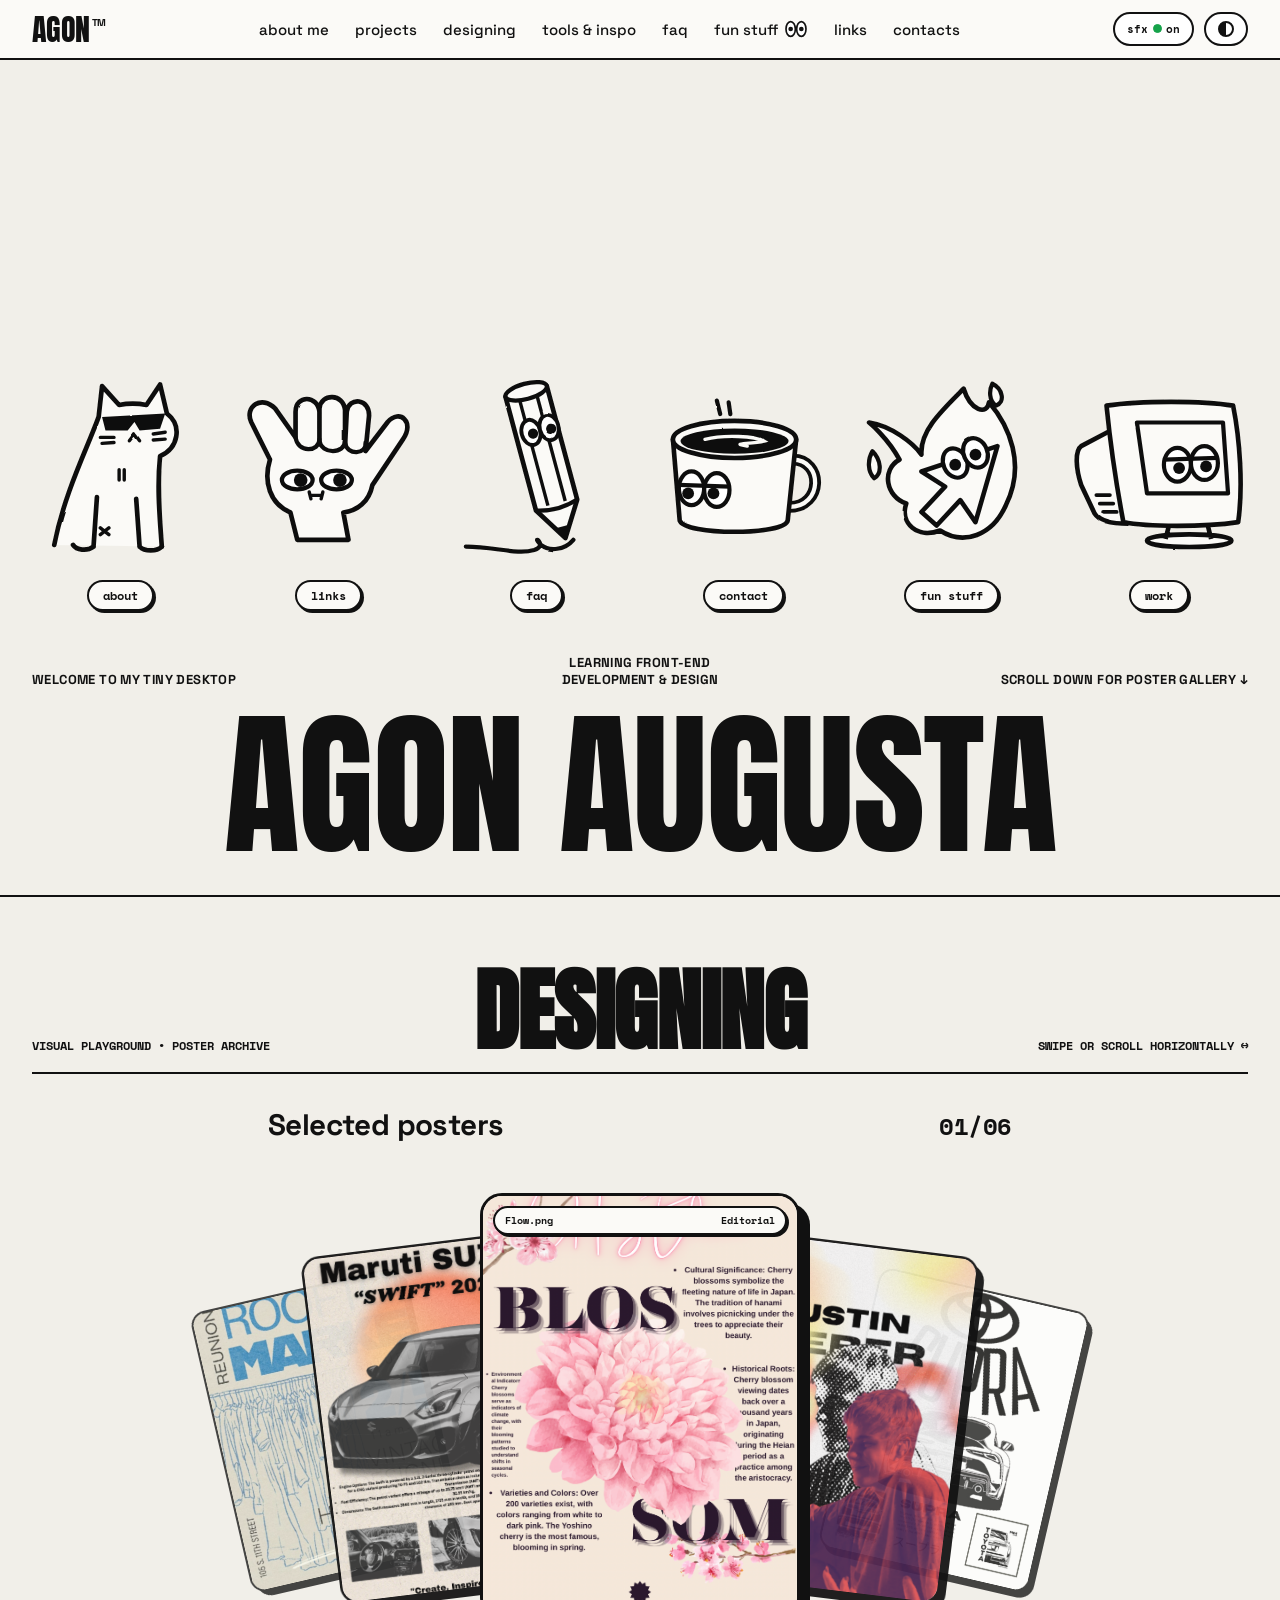
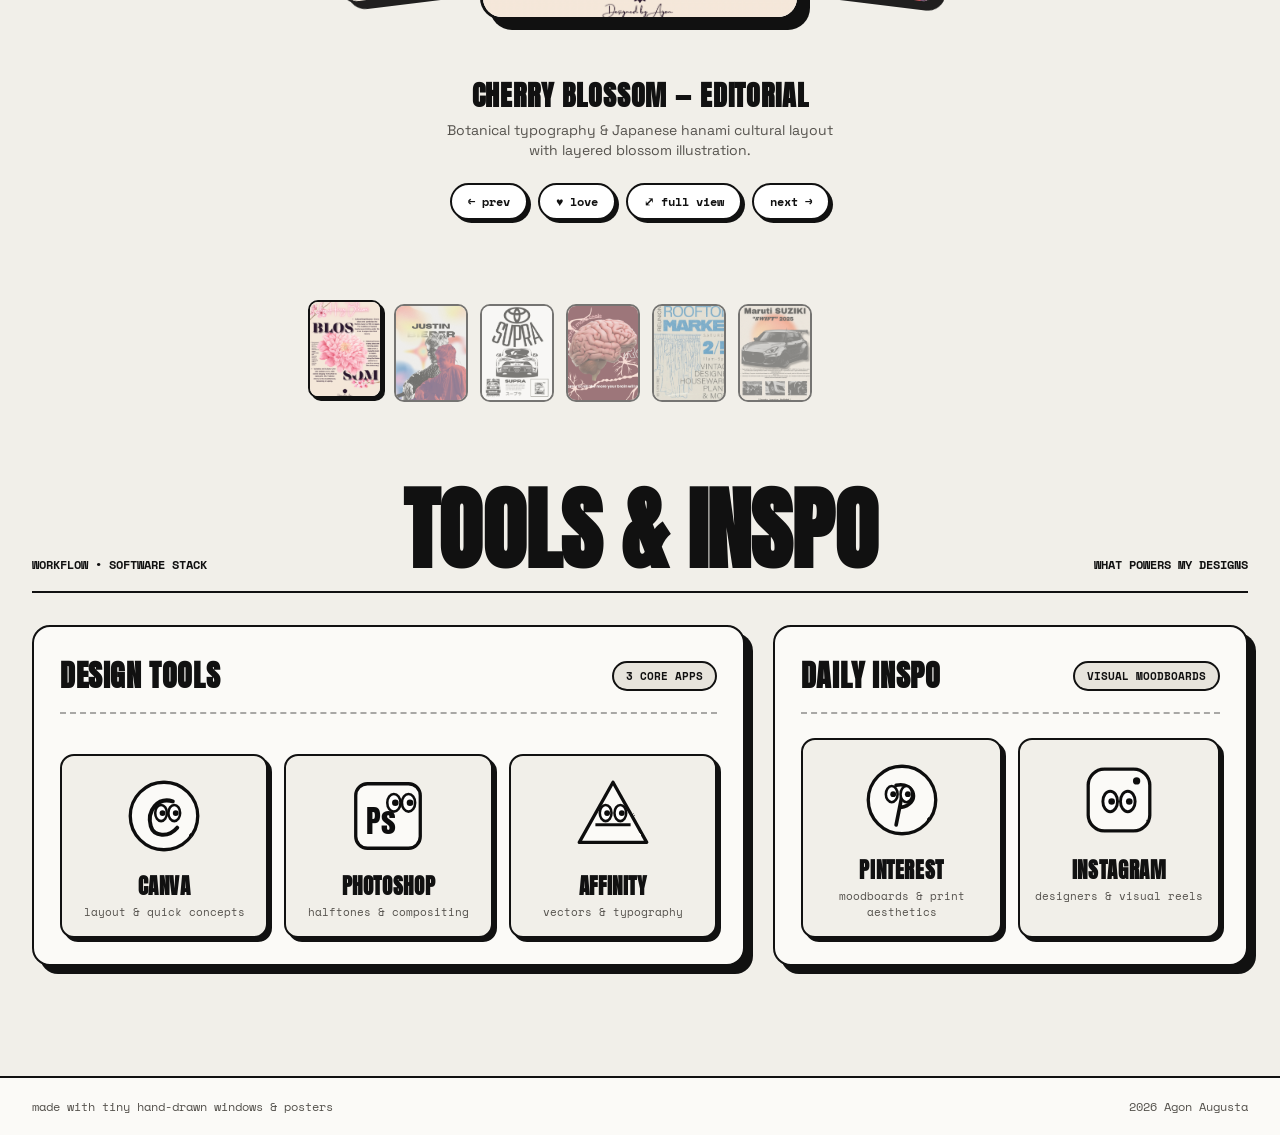
<file: index.html>
<!doctype html>
<html lang="en">
  <head>
    <meta charset="utf-8">
    <meta name="viewport" content="width=device-width, initial-scale=1">
    <meta name="description" content="Agon Augusta's playful desktop-style frontend & poster design portfolio with light and dark mode.">
    <title>Agon Augusta's Portfolio Desktop</title>
    <link rel="preconnect" href="https://fonts.googleapis.com">
    <link rel="preconnect" href="https://fonts.gstatic.com" crossorigin>
    <link href="https://fonts.googleapis.com/css2?family=Anton&family=Space+Grotesk:wght@500;700&family=Space+Mono:wght@400;700&display=swap" rel="stylesheet">
    <style>
      :root {
        color-scheme: light;
        --bg: #f1efe9;
        --topbar-bg: #fbfaf7;
        --panel: #fbfaf7;
        --panel-strong: #e7e4dc;
        --ink: #111111;
        --muted: #55524d;
        --line: #111111;
        --shadow: #111111;
        --accent: #111111;
        --button: #ffffff;
        --button-hover: #e7e4dc;
        --soft-fill: rgba(17, 17, 17, 0.04);
        --soft-line: rgba(17, 17, 17, 0.35);
        --radius: 10px;
        --font: "Space Grotesk", "Trebuchet MS", sans-serif;
        --display: "Anton", Impact, sans-serif;
        --mono: "Space Mono", "Lucida Console", monospace;
      }

      :root[data-theme="dark"] {
        color-scheme: dark;
        --bg: #141413;
        --topbar-bg: #1c1c1a;
        --panel: #1f1f1d;
        --panel-strong: #2c2c29;
        --ink: #f1efe9;
        --muted: #a8a49c;
        --line: #f1efe9;
        --shadow: #000000;
        --accent: #f1efe9;
        --button: #262624;
        --button-hover: #383834;
        --soft-fill: rgba(241, 239, 233, 0.06);
        --soft-line: rgba(241, 239, 233, 0.35);
      }

      * {
        box-sizing: border-box;
      }

      html {
        min-width: 320px;
        background: var(--bg);
        scroll-behavior: smooth;
      }

      body {
        margin: 0;
        min-height: 100vh;
        color: var(--ink);
        font-family: var(--font);
        letter-spacing: 0;
        overflow-x: hidden;
      }

      body.dragging {
        user-select: none;
        cursor: grabbing;
      }

      button,
      a {
        font: inherit;
        touch-action: manipulation;
      }

      a {
        color: inherit;
        text-decoration-thickness: 2px;
        text-underline-offset: 3px;
      }

      img,
      svg {
        display: block;
        max-width: 100%;
      }

      .sr-only {
        position: absolute;
        width: 1px;
        height: 1px;
        padding: 0;
        margin: -1px;
        overflow: hidden;
        clip: rect(0, 0, 0, 0);
        white-space: nowrap;
        border: 0;
      }

      /* Pickles Team style clean off-white canvas */
      .desktop {
        position: relative;
        min-height: calc(100vh - 63px);
        display: flex;
        flex-direction: column;
        justify-content: space-between;
        background: var(--bg);
        border-bottom: 2.5px solid var(--line);
      }

      /* Sticky Top Navigation Bar (Desktop) */
      .topbar {
        position: sticky;
        top: 0;
        z-index: 40;
        display: flex;
        justify-content: space-between;
        align-items: center;
        gap: 16px;
        padding: 12px 32px;
        background: var(--topbar-bg);
        border-bottom: 2px solid var(--line);
      }

      .brand-chip {
        display: inline-flex;
        align-items: flex-start;
        gap: 2px;
        text-decoration: none;
        font-family: var(--display);
        font-size: 30px;
        line-height: 0.9;
        letter-spacing: -0.02em;
        text-transform: uppercase;
        color: var(--ink);
        flex-shrink: 0;
      }

      .brand-chip sup {
        font-family: var(--font);
        font-size: 10px;
        font-weight: 700;
        margin-top: 2px;
      }

      .topbar-nav {
        display: flex;
        align-items: center;
        gap: 22px;
      }

      .topbar-link {
        border: 0;
        background: transparent;
        color: var(--ink);
        font-size: 15px;
        font-weight: 500;
        cursor: pointer;
        padding: 4px 2px;
        display: inline-flex;
        align-items: center;
        gap: 6px;
        text-decoration: none;
        transition: opacity 150ms ease;
        flex-shrink: 0;
      }

      .topbar-link:hover {
        opacity: 0.6;
      }

      .nav-eyes {
        display: inline-flex;
        gap: 2px;
        vertical-align: middle;
      }

      .nav-eyes svg {
        width: 24px;
        height: 22px;
        overflow: visible;
      }

      .topbar-actions {
        display: flex;
        align-items: center;
        gap: 10px;
        flex-shrink: 0;
      }

      .control-btn {
        position: relative;
        display: inline-flex;
        align-items: center;
        justify-content: center;
        gap: 5px;
        height: 34px;
        padding: 0 12px;
        border: 2px solid var(--line);
        border-radius: 999px;
        background: var(--button);
        color: var(--ink);
        cursor: pointer;
        font-size: 13px;
        font-weight: 700;
        transition: transform 140ms ease, background 140ms ease;
      }

      .control-btn:hover {
        background: var(--button-hover);
        transform: translateY(-1px);
      }

      .sunken-icon,
      .sfx-status {
        font-family: var(--mono);
        font-size: 11px;
        font-weight: 700;
        text-transform: lowercase;
      }

      .sfx-status::before {
        content: "";
        display: inline-block;
        width: 7px;
        height: 7px;
        margin-right: 4px;
        border: 1.5px solid var(--line);
        border-radius: 50%;
        background: transparent;
      }

      #soundToggle.is-active .sfx-status::before {
        background: #16a34a;
        border-color: #16a34a;
      }

      .theme-glyph {
        width: 16px;
        height: 16px;
        border: 2px solid var(--line);
        border-radius: 50%;
        background: linear-gradient(90deg, var(--ink) 50%, transparent 50%);
      }

      /* ==========================================================
         iOS PILL MOBILE NAVIGATION DOCK (Reference Image #1)
         ========================================================== */
      .ios-mobile-pill {
        display: none;
      }

      /* Pickles Team Main Stage */
      .home-panel {
        position: relative;
        z-index: 2;
        flex: 1;
        display: flex;
        flex-direction: column;
        justify-content: space-between;
        width: 100%;
        padding: 36px 0 24px;
      }

      /* Row of 6 Hand-Drawn Line-Art Characters (Desktop Folder Icons) */
      .desktop-icons {
        display: grid;
        grid-template-columns: repeat(6, 1fr);
        align-items: end;
        gap: 14px;
        width: 100%;
        max-width: 1440px;
        margin: auto auto 0;
        padding: 20px 24px 0;
      }

      .desktop-icon {
        position: relative;
        display: flex;
        flex-direction: column;
        align-items: center;
        justify-content: flex-end;
        padding: 8px 4px;
        border: 0;
        background: transparent;
        color: var(--ink);
        cursor: pointer;
        text-align: center;
        transition: transform 200ms cubic-bezier(0.34, 1.56, 0.64, 1);
      }

      .desktop-icon svg {
        width: 100%;
        max-width: 195px;
        height: clamp(135px, 16vw, 205px);
        overflow: visible;
        filter: url(#handDrawnInk);
      }

      /* Adapt SVG strokes & fills nicely when dark mode is toggled */
      :root[data-theme="dark"] .ink-stroke {
        stroke: #f1efe9;
      }
      :root[data-theme="dark"] .ink-fill {
        fill: #f1efe9;
      }
      :root[data-theme="dark"] .paper-fill {
        fill: #1f1f1d;
      }

      .desktop-icon:hover {
        transform: translateY(-8px) rotate(-1.5deg);
      }

      .desktop-icon span {
        margin-top: 12px;
        padding: 5px 14px;
        border: 2px solid var(--line);
        border-radius: 999px;
        background: var(--topbar-bg);
        box-shadow: 2px 2px 0 var(--shadow);
        font-family: var(--mono);
        font-size: 12px;
        font-weight: 700;
        text-transform: lowercase;
        transition: background 140ms ease, transform 140ms ease;
      }

      .desktop-icon:hover span {
        background: var(--ink);
        color: var(--bg);
        transform: scale(1.05);
      }

      /* 3-Column Sub-Caption Row right above giant typography */
      .pickles-caption-row {
        display: grid;
        grid-template-columns: 1fr auto 1fr;
        align-items: end;
        gap: 16px;
        width: 100%;
        max-width: 1480px;
        margin: 24px auto 0;
        padding: 12px 32px 14px;
        font-size: 13px;
        font-weight: 700;
        letter-spacing: 0.03em;
        text-transform: uppercase;
      }

      .kicker {
        margin: 0;
        justify-self: start;
      }

      .subtitle {
        margin: 0;
        text-align: center;
        line-height: 1.25;
      }

      .caption-right {
        margin: 0;
        justify-self: end;
        text-align: right;
      }

      /* Giant Wordmark — Full Height Visible, Never Cut Off */
      .giant-wordmark-wrap {
        width: 100%;
        max-width: 1520px;
        margin: 0 auto;
        padding: 6px 20px 10px;
        user-select: none;
      }

      h1#intro-title {
        margin: 0;
        width: 100%;
        text-align: center;
        font-family: var(--display);
        font-size: clamp(2.6rem, 12.2vw, 15.5rem);
        font-weight: 400;
        line-height: 0.98;
        letter-spacing: -0.01em;
        text-transform: uppercase;
        color: var(--ink);
        white-space: nowrap;
      }

      /* ==========================================================
         EXTENDED PAGE: FANNED HORIZONTAL POSTER CAROUSEL (Video Ref)
         ========================================================== */
      .design-extension {
        position: relative;
        z-index: 2;
        background: var(--bg);
        padding: 72px 32px 110px;
        overflow: hidden;
      }

      .section-container {
        max-width: 1320px;
        margin: 0 auto;
      }

      /* Section Header in Pickles Aesthetic */
      .section-header-bar {
        display: grid;
        grid-template-columns: 1fr auto 1fr;
        align-items: end;
        gap: 16px;
        padding-bottom: 18px;
        border-bottom: 2.5px solid var(--line);
        margin-bottom: 32px;
      }

      .section-meta-left,
      .section-meta-right {
        font-family: var(--mono);
        font-size: 12px;
        font-weight: 700;
        text-transform: uppercase;
        margin: 0;
      }

      .section-meta-right {
        text-align: right;
      }

      .section-giant-title {
        margin: 0;
        font-family: var(--display);
        font-size: clamp(2.8rem, 7vw, 6.2rem);
        line-height: 0.95;
        letter-spacing: -0.01em;
        text-transform: uppercase;
        text-align: center;
      }

      /* Fanned Carousel Header Bar (like "Latest donations 04/24" in reference video) */
      .carousel-top-row {
        display: flex;
        justify-content: space-between;
        align-items: baseline;
        max-width: 760px;
        margin: 0 auto 12px;
        padding: 0 8px;
      }

      .carousel-top-title {
        font-family: var(--font);
        font-size: clamp(1.35rem, 2.5vw, 1.85rem);
        font-weight: 700;
        letter-spacing: -0.02em;
        margin: 0;
      }

      .carousel-counter {
        font-family: var(--mono);
        font-size: clamp(1.15rem, 2vw, 1.5rem);
        font-weight: 700;
        letter-spacing: -0.02em;
      }

      /* Fanned Stack Stage */
      .poster-fan-stage {
        position: relative;
        width: 100%;
        max-width: 960px;
        height: clamp(390px, 54vw, 500px);
        margin: 10px auto 18px;
        display: flex;
        align-items: center;
        justify-content: center;
        perspective: 1200px;
        touch-action: pan-y;
        user-select: none;
      }

      .fan-card {
        position: absolute;
        width: clamp(230px, 32vw, 320px);
        aspect-ratio: 3 / 4;
        border: 3px solid var(--line);
        border-radius: 22px;
        background: var(--panel);
        box-shadow: 8px 8px 0 var(--shadow);
        overflow: hidden;
        cursor: pointer;
        transition:
          transform 420ms cubic-bezier(0.22, 1, 0.36, 1),
          opacity 350ms ease,
          filter 350ms ease,
          box-shadow 300ms ease;
        will-change: transform, opacity;
      }

      .fan-card img,
      .fan-card svg.poster-fallback {
        width: 100%;
        height: 100%;
        object-fit: cover;
        pointer-events: none;
      }

      /* Active center card & flanking fanned cards matching reference video */
      .fan-card[data-offset="0"] {
        z-index: 10;
        transform: translate3d(0, 0, 0) scale(1) rotate(0deg);
        opacity: 1;
        box-shadow: 10px 10px 0 var(--shadow);
      }

      .fan-card[data-offset="-1"] {
        z-index: 8;
        transform: translate3d(-62%, 10px, -60px) scale(0.86) rotate(-7deg);
        opacity: 0.94;
      }

      .fan-card[data-offset="1"] {
        z-index: 8;
        transform: translate3d(62%, 10px, -60px) scale(0.86) rotate(7deg);
        opacity: 0.94;
      }

      .fan-card[data-offset="-2"] {
        z-index: 6;
        transform: translate3d(-108%, 26px, -120px) scale(0.74) rotate(-13deg);
        opacity: 0.78;
      }

      .fan-card[data-offset="2"] {
        z-index: 6;
        transform: translate3d(108%, 26px, -120px) scale(0.74) rotate(13deg);
        opacity: 0.78;
      }

      .fan-card[data-offset="hidden-left"] {
        z-index: 2;
        transform: translate3d(-140%, 40px, -180px) scale(0.6) rotate(-18deg);
        opacity: 0;
        pointer-events: none;
      }

      .fan-card[data-offset="hidden-right"] {
        z-index: 2;
        transform: translate3d(140%, 40px, -180px) scale(0.6) rotate(18deg);
        opacity: 0;
        pointer-events: none;
      }

      /* Sketchbook Top Bar inside each card */
      .fan-card-bar {
        position: absolute;
        top: 10px;
        left: 10px;
        right: 10px;
        z-index: 3;
        display: flex;
        justify-content: space-between;
        align-items: center;
        padding: 5px 10px;
        border: 2px solid var(--line);
        border-radius: 999px;
        background: var(--topbar-bg);
        box-shadow: 2px 2px 0 var(--shadow);
        font-family: var(--mono);
        font-size: 10px;
        font-weight: 700;
        opacity: 0;
        transform: translateY(-6px);
        transition: opacity 220ms ease, transform 220ms ease;
      }

      .fan-card[data-offset="0"] .fan-card-bar {
        opacity: 1;
        transform: translateY(0);
      }

      /* Floating Doodle Hearts (like 00:03 in the reference video) */
      .floating-heart {
        position: absolute;
        z-index: 20;
        width: 44px;
        height: 44px;
        pointer-events: none;
        animation: heartPopFloat 950ms cubic-bezier(0.22, 1, 0.36, 1) forwards;
      }

      @keyframes heartPopFloat {
        0% {
          opacity: 0;
          transform: scale(0.3) rotate(-12deg) translateY(10px);
        }
        35% {
          opacity: 1;
          transform: scale(1.18) rotate(8deg) translateY(-10px);
        }
        100% {
          opacity: 0;
          transform: scale(0.95) rotate(-6deg) translateY(-54px);
        }
      }

      /* Dynamic Caption + Controls below the active poster */
      .carousel-caption-panel {
        max-width: 540px;
        margin: 0 auto 22px;
        text-align: center;
        padding: 0 12px;
      }

      .carousel-caption-title {
        margin: 0 0 4px;
        font-family: var(--display);
        font-size: 28px;
        letter-spacing: 0.03em;
        text-transform: uppercase;
      }

      .carousel-caption-sub {
        margin: 0 auto 14px;
        font-size: 14px;
        color: var(--muted);
        max-width: 44ch;
        line-height: 1.45;
      }

      .carousel-controls {
        display: flex;
        justify-content: center;
        align-items: center;
        gap: 10px;
        flex-wrap: wrap;
        margin-bottom: 78px;
      }

      .carousel-btn {
        display: inline-flex;
        align-items: center;
        justify-content: center;
        gap: 6px;
        padding: 8px 16px;
        border: 2px solid var(--line);
        border-radius: 999px;
        background: var(--button);
        color: var(--ink);
        box-shadow: 3px 3px 0 var(--shadow);
        font-family: var(--mono);
        font-size: 12px;
        font-weight: 700;
        cursor: pointer;
        transition: transform 140ms ease, background 140ms ease;
      }

      .carousel-btn:hover {
        background: var(--button-hover);
        transform: translate(-1px, -1px);
      }

      .carousel-btn:active {
        transform: translate(1px, 1px);
      }

      /* Thumbnail Strip for Quick Horizontal Scroll / Jump */
      .poster-strip-scroll {
        display: flex;
        gap: 12px;
        overflow-x: auto;
        padding: 6px 8px 14px;
        margin: 0 auto 72px;
        max-width: 680px;
        scrollbar-width: thin;
        -webkit-overflow-scrolling: touch;
      }

      .strip-thumb {
        flex: 0 0 74px;
        aspect-ratio: 3 / 4;
        border: 2px solid var(--line);
        border-radius: 10px;
        background: var(--panel);
        overflow: hidden;
        cursor: pointer;
        opacity: 0.55;
        transition: transform 160ms ease, opacity 160ms ease, box-shadow 160ms ease;
        padding: 0;
      }

      .strip-thumb.is-active {
        opacity: 1;
        transform: translateY(-4px);
        box-shadow: 3px 3px 0 var(--shadow);
      }

      .strip-thumb img,
      .strip-thumb svg {
        width: 100%;
        height: 100%;
        object-fit: cover;
      }

      /* ==========================================================
         SKILLS, DESIGN TOOLS & INSPO SECTION (Pickles Style)
         ========================================================== */
      .tools-inspo-grid {
        display: grid;
        grid-template-columns: 1.2fr 0.8fr;
        gap: 28px;
        align-items: stretch;
      }

      .doodle-box {
        border: 2.5px solid var(--line);
        border-radius: 18px;
        background: var(--panel);
        box-shadow: 8px 8px 0 var(--shadow);
        padding: 26px;
        display: flex;
        flex-direction: column;
        justify-content: space-between;
      }

      .doodle-box-header {
        display: flex;
        justify-content: space-between;
        align-items: center;
        gap: 10px;
        border-bottom: 2px dashed var(--soft-line);
        padding-bottom: 14px;
        margin-bottom: 24px;
        flex-wrap: wrap;
      }

      .doodle-box-header h3 {
        margin: 0;
        font-family: var(--display);
        font-size: 30px;
        letter-spacing: 0.02em;
        text-transform: uppercase;
      }

      .doodle-badge {
        padding: 5px 12px;
        border: 2px solid var(--line);
        border-radius: 999px;
        background: var(--panel-strong);
        font-family: var(--mono);
        font-size: 11px;
        font-weight: 700;
        text-transform: uppercase;
      }

      .doodle-mascots-grid {
        display: grid;
        grid-template-columns: repeat(3, 1fr);
        gap: 16px;
      }

      .inspo-mascots-grid {
        display: grid;
        grid-template-columns: repeat(2, 1fr);
        gap: 16px;
      }

      .tool-doodle-item {
        display: flex;
        flex-direction: column;
        align-items: center;
        text-align: center;
        padding: 16px 12px;
        border: 2px solid var(--line);
        border-radius: 14px;
        background: var(--bg);
        box-shadow: 4px 4px 0 var(--shadow);
        transition: transform 180ms cubic-bezier(0.34, 1.56, 0.64, 1);
      }

      .tool-doodle-item:hover {
        transform: translateY(-5px) rotate(-2deg);
      }

      .tool-doodle-item svg {
        width: 88px;
        height: 88px;
        overflow: visible;
        filter: url(#handDrawnInk);
        margin-bottom: 10px;
      }

      .tool-doodle-item strong {
        font-family: var(--display);
        font-size: 21px;
        letter-spacing: 0.03em;
        text-transform: uppercase;
      }

      .tool-doodle-item span {
        font-family: var(--mono);
        font-size: 11px;
        color: var(--muted);
        margin-top: 2px;
      }

      /* Lightbox Modal for Fullscreen Poster View */
      .poster-lightbox {
        position: fixed;
        inset: 0;
        z-index: 100;
        background: rgba(17, 17, 17, 0.86);
        display: none;
        place-items: center;
        padding: 16px;
      }

      .poster-lightbox.is-active {
        display: grid;
        animation: popIn 160ms ease both;
      }

      .lightbox-window {
        max-width: min(680px, 95vw);
        max-height: 90vh;
        border: 3px solid var(--line);
        border-radius: 16px;
        background: var(--panel);
        box-shadow: 10px 10px 0 #000000;
        overflow: hidden;
        display: flex;
        flex-direction: column;
      }

      .lightbox-body {
        padding: 12px;
        overflow: auto;
        display: grid;
        place-items: center;
        background: var(--bg);
      }

      .lightbox-body img {
        max-height: 76vh;
        width: auto;
        border: 2px solid var(--line);
        border-radius: 8px;
      }

      /* Draggable Windows on Desktop / Modal Windows on Mobile */
      .window {
        position: absolute;
        left: min(var(--x), calc(100vw - var(--w) - 20px));
        top: var(--y);
        z-index: 30;
        display: none;
        width: min(var(--w), calc(100vw - 32px));
        border: 2.5px solid var(--line);
        border-radius: 14px;
        background: var(--panel);
        box-shadow: 8px 8px 0 var(--shadow);
        overflow: hidden;
      }

      .window.is-open {
        display: block;
        animation: popIn 180ms ease both;
      }

      .window-titlebar {
        display: flex;
        align-items: center;
        justify-content: space-between;
        gap: 12px;
        min-height: 44px;
        padding: 7px 10px 7px 14px;
        border-bottom: 2.5px solid var(--line);
        background: var(--panel-strong);
        cursor: grab;
        touch-action: none;
      }

      .window-titlebar:active {
        cursor: grabbing;
      }

      .window-title {
        font-family: var(--mono);
        font-size: 13px;
        font-weight: 700;
        text-transform: lowercase;
      }

      .window-close {
        display: grid;
        place-items: center;
        width: 30px;
        height: 30px;
        border: 2px solid var(--line);
        border-radius: 50%;
        background: var(--button);
        color: var(--ink);
        box-shadow: 2px 2px 0 var(--shadow);
        cursor: pointer;
        font-family: var(--mono);
        font-weight: 700;
        line-height: 1;
      }

      .window-close:hover {
        background: var(--ink);
        color: var(--bg);
      }

      .window-body {
        max-height: min(62vh, 520px);
        overflow: auto;
        padding: 18px;
        line-height: 1.55;
        scrollbar-width: thin;
      }

      .window-body h2 {
        margin: 0 0 2px;
        font-family: var(--display);
        font-size: 26px;
        letter-spacing: 0.02em;
        text-transform: uppercase;
      }

      .window-body h3 {
        margin: 16px 0 8px;
        font-size: 14px;
        font-family: var(--mono);
        text-transform: uppercase;
      }

      .window-body h4 {
        margin: 0 0 5px;
        font-size: 18px;
      }

      .window-body p {
        margin: 0 0 12px;
      }

      .muted,
      .tiny-note,
      .download-list small {
        color: var(--muted);
      }

      hr {
        height: 2px;
        margin: 16px 0;
        border: 0;
        background: repeating-linear-gradient(90deg, var(--line) 0 8px, transparent 8px 14px);
      }

      .profile-card {
        display: grid;
        grid-template-columns: 84px 1fr;
        gap: 14px;
        align-items: center;
      }

      .avatar {
        width: 84px;
        height: 84px;
        border: 2.5px solid var(--line);
        border-radius: 12px;
        background: var(--panel-strong);
        box-shadow: 4px 4px 0 var(--shadow);
        padding: 6px;
      }

      .soft-list {
        margin: 0 0 14px;
        padding-left: 20px;
      }

      .soft-list li::marker {
        content: "* ";
        font-weight: 700;
      }

      .mini-section {
        padding: 12px;
        border: 2px dashed var(--line);
        border-radius: var(--radius);
        background: var(--soft-fill);
      }

      .mini-section h3,
      .mini-section p {
        margin-bottom: 0;
      }

      .link-grid {
        display: grid;
        grid-template-columns: repeat(2, minmax(0, 1fr));
        gap: 10px;
      }

      .link-grid a,
      .mail-button,
      .download-list a,
      .project a {
        border: 2px solid var(--line);
        border-radius: 999px;
        background: var(--button);
        color: var(--ink);
        box-shadow: 3px 3px 0 var(--shadow);
        font-weight: 700;
        text-decoration: none;
        transition: transform 140ms ease, background 140ms ease;
      }

      .link-grid a:hover,
      .mail-button:hover,
      .download-list a:hover,
      .project a:hover {
        background: var(--button-hover);
        transform: translate(-1px, -1px);
      }

      .link-grid a {
        padding: 10px 12px;
        text-align: center;
      }

      .tiny-note {
        margin: 14px 0 0;
        font-size: 13px;
      }

      .notice {
        padding: 12px;
        border: 2px solid var(--line);
        border-radius: var(--radius);
        background: var(--panel-strong);
        box-shadow: 3px 3px 0 var(--shadow);
        font-weight: 700;
      }

      .tag-row {
        display: flex;
        flex-wrap: wrap;
        gap: 8px;
      }

      .tag-row span {
        padding: 5px 10px;
        border: 2px solid var(--line);
        border-radius: 999px;
        background: var(--button);
        font-family: var(--mono);
        font-size: 12px;
        font-weight: 700;
      }

      .project {
        display: grid;
        grid-template-columns: 136px 1fr;
        gap: 14px;
        align-items: start;
        padding: 12px 0;
      }

      .project + .project {
        border-top: 2px dashed var(--soft-line);
      }

      .project-thumb {
        width: 136px;
        aspect-ratio: 4 / 3;
        border: 2px solid var(--line);
        border-radius: 8px;
        background: var(--panel-strong);
        box-shadow: 3px 3px 0 var(--shadow);
        display: grid;
        place-items: center;
        padding: 10px;
      }

      .project a {
        display: inline-flex;
        margin-top: 4px;
        padding: 6px 12px;
        font-size: 13px;
      }

      details {
        padding: 10px 0;
        border-bottom: 2px dashed var(--soft-line);
      }

      details:last-child {
        border-bottom: 0;
      }

      summary {
        cursor: pointer;
        font-weight: 700;
      }

      .contact-body {
        text-align: center;
      }

      .contact-doodle {
        width: 130px;
        margin: 0 auto 12px;
      }

      .mail-button {
        display: inline-flex;
        justify-content: center;
        min-width: 180px;
        margin-top: 6px;
        padding: 10px 14px;
      }

      .download-list {
        display: grid;
        gap: 10px;
      }

      .download-list a {
        display: grid;
        grid-template-columns: 50px 1fr;
        gap: 12px;
        align-items: center;
        padding: 10px 12px;
        border-radius: 12px;
      }

      .file-icon {
        display: grid;
        place-items: center;
        width: 50px;
        height: 44px;
        border: 2px solid var(--line);
        border-radius: 8px;
        background: var(--panel-strong);
        font-family: var(--mono);
        font-size: 11px;
        font-weight: 700;
      }

      .download-list strong,
      .download-list small {
        display: block;
      }

      .footer-note {
        display: flex;
        justify-content: space-between;
        align-items: center;
        padding: 20px 32px;
        border-top: 2px solid var(--line);
        background: var(--topbar-bg);
        font-family: var(--mono);
        font-size: 12px;
        color: var(--muted);
      }

      @keyframes popIn {
        from {
          transform: translateY(8px) scale(0.98);
        }
        to {
          transform: translateY(0) scale(1);
        }
      }

      /* ==========================================================
         TABLET & MOBILE RESPONSIVE + iOS PILL NAVBAR
         ========================================================== */
      @media (max-width: 980px) {
        body {
          padding-bottom: 84px;
        }

        .desktop {
          min-height: auto;
        }

        .topbar {
          padding: 10px 16px;
        }

        /* Hide desktop middle nav links and show the floating iOS pill dock instead */
        .topbar-nav {
          display: none;
        }

        .ios-mobile-pill {
          position: fixed;
          left: 50%;
          bottom: 16px;
          transform: translateX(-50%);
          z-index: 75;
          display: flex;
          align-items: center;
          justify-content: space-between;
          gap: 6px;
          width: min(500px, calc(100vw - 20px));
          padding: 6px 7px;
          background: #141413;
          color: #fbfaf7;
          border: 2px solid var(--line);
          border-radius: 999px;
          box-shadow: 0 12px 28px rgba(0, 0, 0, 0.28), 3px 3px 0 var(--shadow);
        }

        :root[data-theme="dark"] .ios-mobile-pill {
          background: #232321;
          border-color: #f1efe9;
        }

        .ios-pill-avatar {
          width: 38px;
          height: 38px;
          border-radius: 50%;
          background: #ffffff;
          color: #111111;
          display: grid;
          place-items: center;
          flex-shrink: 0;
          text-decoration: none;
          border: 1.5px solid #111111;
        }

        .ios-pill-avatar svg {
          width: 24px;
          height: 24px;
        }

        .ios-pill-links {
          display: flex;
          align-items: center;
          gap: 12px;
          overflow-x: auto;
          scrollbar-width: none;
          -webkit-overflow-scrolling: touch;
          padding: 0 6px;
        }

        .ios-pill-links::-webkit-scrollbar {
          display: none;
        }

        .ios-pill-link {
          border: 0;
          background: transparent;
          color: #fbfaf7;
          font-family: var(--font);
          font-size: 13px;
          font-weight: 500;
          padding: 6px 4px;
          cursor: pointer;
          text-decoration: none;
          white-space: nowrap;
          flex-shrink: 0;
        }

        .ios-pill-cta {
          border: 0;
          border-radius: 999px;
          background: #ffffff;
          color: #111111;
          font-family: var(--font);
          font-size: 12px;
          font-weight: 700;
          padding: 9px 14px;
          cursor: pointer;
          white-space: nowrap;
          flex-shrink: 0;
          text-decoration: none;
        }

        .desktop-icons {
          grid-template-columns: repeat(3, 1fr);
          gap: 20px 12px;
          padding: 16px 16px 0;
        }

        .desktop-icon svg {
          height: 155px;
        }

        .pickles-caption-row,
        .section-header-bar {
          grid-template-columns: 1fr;
          text-align: center;
          justify-items: center;
          padding: 16px 16px 10px;
          gap: 6px;
        }

        .kicker,
        .caption-right,
        .section-meta-left,
        .section-meta-right {
          justify-self: center;
          text-align: center;
        }

        .tools-inspo-grid {
          grid-template-columns: 1fr;
        }

        /* On tablet/mobile, open windows as centered fixed popups */
        .window.is-open {
          position: fixed;
          left: 50% !important;
          top: 47% !important;
          transform: translate(-50%, -50%) !important;
          width: min(500px, calc(100vw - 28px));
          max-height: 78vh;
          z-index: 90 !important;
          box-shadow: 0 0 0 100vmax rgba(0, 0, 0, 0.55), 8px 8px 0 var(--shadow);
          animation: none;
        }

        .window-titlebar {
          cursor: default;
        }
      }

      @media (max-width: 620px) {
        .brand-chip {
          font-size: 26px;
        }

        .home-panel {
          padding: 18px 0 16px;
        }

        .desktop-icons {
          grid-template-columns: repeat(2, 1fr);
          gap: 16px 10px;
        }

        .desktop-icon svg {
          height: 125px;
        }

        .giant-wordmark-wrap {
          padding: 4px 12px 8px;
        }

        h1#intro-title {
          font-size: clamp(2.35rem, 12.6vw, 4.5rem);
        }

        .design-extension {
          padding: 44px 16px 72px;
        }

        .poster-fan-stage {
          height: 360px;
        }

        .fan-card {
          width: 215px;
        }

        .fan-card[data-offset="-1"] {
          transform: translate3d(-44%, 10px, -60px) scale(0.85) rotate(-6deg);
        }

        .fan-card[data-offset="1"] {
          transform: translate3d(44%, 10px, -60px) scale(0.85) rotate(6deg);
        }

        .fan-card[data-offset="-2"] {
          transform: translate3d(-74%, 22px, -120px) scale(0.73) rotate(-11deg);
        }

        .fan-card[data-offset="2"] {
          transform: translate3d(74%, 22px, -120px) scale(0.73) rotate(11deg);
        }

        .doodle-mascots-grid,
        .inspo-mascots-grid {
          grid-template-columns: 1fr;
        }

        .doodle-box {
          padding: 20px 16px;
        }

        .profile-card,
        .project {
          grid-template-columns: 1fr;
        }

        .project-thumb {
          width: 100%;
        }

        .link-grid {
          grid-template-columns: 1fr;
        }

        .footer-note {
          flex-direction: column;
          gap: 8px;
          padding: 16px;
          text-align: center;
        }
      }
    </style>
  </head>
  <body>
    <!-- Subtle SVG Hand-Drawn Ink Roughen Filter -->
    <svg width="0" height="0" style="position:absolute" aria-hidden="true">
      <defs>
        <filter id="handDrawnInk" x="-5%" y="-5%" width="110%" height="110%">
          <feTurbulence type="fractalNoise" baseFrequency="0.035" numOctaves="2" result="noise" />
          <feDisplacementMap in="SourceGraphic" in2="noise" scale="1.6" xChannelSelector="R" yChannelSelector="G" />
        </filter>
      </defs>
    </svg>

    <!-- Sticky Pickles Team Style Header Bar -->
    <header class="topbar" aria-label="Desktop controls">
      <a class="brand-chip" href="#home" aria-label="Go home">
        <span>AGON</span><sup>TM</sup>
      </a>

      <nav class="topbar-nav" aria-label="Quick window launchers">
        <button class="topbar-link" type="button" data-window="about">about me</button>
        <button class="topbar-link" type="button" data-window="work">projects</button>
        <a class="topbar-link" href="#designing">designing</a>
        <a class="topbar-link" href="#skills-inspo">tools &amp; inspo</a>
        <button class="topbar-link" type="button" data-window="faq">faq</button>
        <button class="topbar-link" type="button" data-window="downloads">
          <span>fun stuff</span>
          <span class="nav-eyes" aria-hidden="true">
            <svg viewBox="0 0 36 28">
              <ellipse cx="10" cy="14" rx="7" ry="11" fill="#ffffff" stroke="#111111" stroke-width="2.5"/>
              <ellipse cx="26" cy="14" rx="7" ry="11" fill="#ffffff" stroke="#111111" stroke-width="2.5"/>
              <circle class="pupil" cx="10" cy="14" r="3.5" fill="#111111"/>
              <circle class="pupil" cx="26" cy="14" r="3.5" fill="#111111"/>
            </svg>
          </span>
        </button>
        <button class="topbar-link" type="button" data-window="links">links</button>
        <button class="topbar-link" type="button" data-window="contact">contacts</button>
      </nav>

      <div class="topbar-actions">
        <button class="control-btn is-active" id="soundToggle" type="button" aria-pressed="true" aria-label="Sound effects on">
          <span class="sunken-icon" aria-hidden="true">sfx</span>
          <span class="sfx-status" aria-hidden="true">on</span>
        </button>
        <button class="control-btn" id="themeToggle" type="button" aria-pressed="false">
          <span class="theme-glyph" aria-hidden="true"></span>
          <span class="sr-only">Toggle light and dark mode</span>
        </button>
      </div>
    </header>

    <!-- iOS-Style Floating Pill Navbar for Mobile/Tablet (Matches IMG_5009-2.jpg) -->
    <nav class="ios-mobile-pill" aria-label="Mobile navigation">
      <a class="ios-pill-avatar" href="#home" aria-label="Home">
        <svg viewBox="0 0 40 40" aria-hidden="true">
          <path d="M8 32 L11 10 L17 16 L23 16 L29 10 L32 32 Z" fill="#ffffff" stroke="#111111" stroke-width="2.8" stroke-linejoin="round"/>
          <path d="M9 18 L31 18 L29 23 L22 23 L20 20 L18 23 L11 23 Z" fill="#111111"/>
        </svg>
      </a>
      <div class="ios-pill-links">
        <button class="ios-pill-link" type="button" data-window="work">Work</button>
        <button class="ios-pill-link" type="button" data-window="about">About</button>
        <a class="ios-pill-link" href="#designing">Playground</a>
        <a class="ios-pill-link" href="#skills-inspo">Resource</a>
        <button class="ios-pill-link" type="button" data-window="faq">FAQ</button>
      </div>
      <button class="ios-pill-cta" type="button" data-window="contact">itsdevasishh@gmail.com</button>
    </nav>

    <!-- ==========================================================
         SECTION 1: PICKLES TEAM HERO DESKTOP
         ========================================================== -->
    <main class="desktop" id="desktop">
      <section class="home-panel" id="home" aria-labelledby="intro-title">
        <!-- 6 Hand-Drawn Line-Art Characters acting as your 6 Desktop Icons -->
        <div class="desktop-icons" aria-label="Portfolio folders">
          <!-- 1. ABOUT: Cool Cat Sitting in Sunglasses -->
          <button class="desktop-icon" type="button" data-window="about">
            <svg viewBox="0 0 200 240" aria-hidden="true">
              <path class="paper-fill ink-stroke" d="M22 212 C34 150, 62 96, 74 62 L78 26 L98 48 C108 46, 120 46, 130 48 L146 24 L154 58 C172 72, 168 98, 146 108 C142 146, 146 184, 148 214" fill="#fbfaf7" stroke="#111111" stroke-width="5.5" stroke-linecap="round" stroke-linejoin="round"/>
              <path class="ink-stroke" d="M72 156 L68 214 M118 158 L122 214 M148 214 C142 220, 128 220, 122 214 M68 214 C60 220, 48 218, 44 212" fill="none" stroke="#111111" stroke-width="5.5" stroke-linecap="round"/>
              <path class="ink-fill" d="M78 62 L152 58 L146 76 L122 78 L116 68 L108 78 L82 78 Z" fill="#111111"/>
              <path class="ink-stroke" d="M76 86 L92 86 M78 93 L92 92 M116 82 L122 90 M116 82 L110 90 M138 82 L152 80 M138 89 L152 88" fill="none" stroke="#111111" stroke-width="4" stroke-linecap="round"/>
              <path class="ink-stroke" d="M98 124 L98 136 M104 124 L104 136 M76 192 L86 200 M86 192 L76 200" fill="none" stroke="#111111" stroke-width="4" stroke-linecap="round"/>
            </svg>
            <span>about</span>
          </button>

          <!-- 2. LINKS: Shaka / Horns Hand with Cartoon Eyes -->
          <button class="desktop-icon" type="button" data-window="links">
            <svg viewBox="0 0 210 240" aria-hidden="true">
              <path class="paper-fill ink-stroke" d="M68 206 L60 174 C36 164, 28 138, 36 112 L14 68 C6 50, 26 36, 42 52 L66 86 L66 56 C66 36, 92 36, 94 56 L94 94 L94 52 C96 34, 122 34, 124 54 L124 96 L126 56 C128 38, 154 40, 152 62 L148 102 L174 68 C188 52, 206 68, 192 88 L156 142 C152 162, 138 172, 122 174 L128 206 Z" fill="#fbfaf7" stroke="#111111" stroke-width="5.5" stroke-linecap="round" stroke-linejoin="round"/>
              <path class="ink-stroke" d="M66 86 C68 104, 94 104, 94 88 M94 90 C96 106, 124 106, 124 90 M124 92 C126 108, 150 106, 148 92" fill="none" stroke="#111111" stroke-width="5" stroke-linecap="round"/>
              <ellipse cx="68" cy="136" rx="18" ry="11" fill="#ffffff" stroke="#111111" stroke-width="5"/>
              <ellipse cx="114" cy="136" rx="18" ry="11" fill="#ffffff" stroke="#111111" stroke-width="5"/>
              <circle class="pupil" cx="72" cy="136" r="8" fill="#111111"/>
              <circle class="pupil" cx="118" cy="136" r="8" fill="#111111"/>
              <path class="ink-stroke" d="M84 154 L96 154 M82 150 L84 158 M98 150 L96 158" fill="none" stroke="#111111" stroke-width="4" stroke-linecap="round"/>
            </svg>
            <span>links</span>
          </button>

          <!-- 3. FAQ: Tilted Sketching Pencil with Eyes -->
          <button class="desktop-icon" type="button" data-window="faq">
            <svg viewBox="0 0 200 240" aria-hidden="true">
              <path class="ink-stroke" d="M18 214 C52 214, 78 224, 98 218 C116 212, 92 198, 106 212 C116 220, 134 218, 144 206" fill="none" stroke="#111111" stroke-width="5" stroke-linecap="round"/>
              <g transform="rotate(-15 115 115)">
                <polygon class="paper-fill ink-stroke" points="86,28 136,28 136,166 111,206 86,166" fill="#fbfaf7" stroke="#111111" stroke-width="5.5" stroke-linejoin="round"/>
                <ellipse class="paper-fill ink-stroke" cx="111" cy="28" rx="25" ry="9" fill="#fbfaf7" stroke="#111111" stroke-width="5"/>
                <line class="ink-stroke" x1="101" y1="36" x2="101" y2="164" stroke="#111111" stroke-width="4"/>
                <line class="ink-stroke" x1="122" y1="36" x2="122" y2="164" stroke="#111111" stroke-width="4"/>
                <path class="ink-stroke" d="M86 166 Q111 174 136 166" fill="none" stroke="#111111" stroke-width="5"/>
                <polygon class="ink-fill" points="103,192 119,192 111,206" fill="#111111"/>
                <ellipse cx="104" cy="76" rx="11" ry="15" fill="#ffffff" stroke="#111111" stroke-width="4.5"/>
                <ellipse cx="126" cy="76" rx="11" ry="15" fill="#ffffff" stroke="#111111" stroke-width="4.5"/>
                <circle class="pupil" cx="106" cy="78" r="6" fill="#111111"/>
                <circle class="pupil" cx="128" cy="78" r="6" fill="#111111"/>
              </g>
            </svg>
            <span>faq</span>
          </button>

          <!-- 4. CONTACT: Coffee Cup with Eyes -->
          <button class="desktop-icon" type="button" data-window="contact">
            <svg viewBox="0 0 220 240" aria-hidden="true">
              <path class="ink-stroke" d="M78 42 L82 58 M92 44 L94 58" fill="none" stroke="#111111" stroke-width="5" stroke-linecap="round"/>
              <path class="paper-fill ink-stroke" d="M168 112 C204 112, 204 168, 164 168" fill="none" stroke="#111111" stroke-width="14" stroke-linecap="round"/>
              <path d="M168 112 C204 112, 204 168, 164 168" fill="none" stroke="#fbfaf7" stroke-width="5" stroke-linecap="round"/>
              <path class="paper-fill ink-stroke" d="M26 88 L172 88 L162 184 C158 202, 40 202, 34 184 Z" fill="#fbfaf7" stroke="#111111" stroke-width="5.5" stroke-linejoin="round"/>
              <ellipse class="paper-fill ink-stroke" cx="99" cy="88" rx="73" ry="22" fill="#fbfaf7" stroke="#111111" stroke-width="5.5"/>
              <ellipse class="ink-fill" cx="99" cy="90" rx="64" ry="15" fill="#111111"/>
              <path d="M64 88 C86 82, 124 84, 134 90 C118 94, 92 92, 114 96" fill="none" stroke="#fbfaf7" stroke-width="4" stroke-linecap="round"/>
              <ellipse cx="48" cy="146" rx="15" ry="20" fill="#ffffff" stroke="#111111" stroke-width="5"/>
              <ellipse cx="78" cy="148" rx="15" ry="20" fill="#ffffff" stroke="#111111" stroke-width="5"/>
              <line class="ink-stroke" x1="33" y1="142" x2="93" y2="144" stroke="#111111" stroke-width="5"/>
              <circle class="pupil" cx="44" cy="152" r="7" fill="#111111"/>
              <circle class="pupil" cx="74" cy="152" r="7" fill="#111111"/>
            </svg>
            <span>contact</span>
          </button>

          <!-- 5. FUN STUFF: Flaming Mouse Cursor with Eyes -->
          <button class="desktop-icon accent-icon" type="button" data-window="downloads">
            <svg viewBox="0 0 220 240" aria-hidden="true">
              <path class="paper-fill ink-stroke" d="M124 28 C132 54, 152 60, 154 44 C178 72, 198 118, 174 166 C158 202, 124 214, 96 196 C70 206, 48 188, 56 164 C32 156, 26 124, 48 112 C34 86, 12 68, 12 68 C38 72, 64 92, 74 106 C72 78, 98 54, 124 28 Z" fill="#fbfaf7" stroke="#111111" stroke-width="5.5" stroke-linecap="round" stroke-linejoin="round"/>
              <path class="paper-fill ink-stroke" d="M158 22 C170 28, 174 44, 162 48 C154 42, 154 30, 158 22 Z M16 102 C26 112, 28 128, 18 134 C10 126, 10 112, 16 102 Z" fill="#fbfaf7" stroke="#111111" stroke-width="5" stroke-linejoin="round"/>
              <polygon class="paper-fill ink-stroke" points="164,96 74,126 102,144 74,174 92,190 120,160 138,186" fill="#fbfaf7" stroke="#111111" stroke-width="5.5" stroke-linejoin="round"/>
              <ellipse cx="114" cy="116" rx="14" ry="18" transform="rotate(-24 114 116)" fill="#ffffff" stroke="#111111" stroke-width="5"/>
              <ellipse cx="138" cy="104" rx="14" ry="18" transform="rotate(-24 138 104)" fill="#ffffff" stroke="#111111" stroke-width="5"/>
              <circle class="pupil" cx="114" cy="118" r="7" fill="#111111"/>
              <circle class="pupil" cx="138" cy="106" r="7" fill="#111111"/>
            </svg>
            <span>fun stuff</span>
          </button>

          <!-- 6. WORK: Retro CRT Computer Monitor with Eyes -->
          <button class="desktop-icon" type="button" data-window="work">
            <svg viewBox="0 0 220 240" aria-hidden="true">
              <path class="paper-fill ink-stroke" d="M52 78 L18 96 C10 102, 12 124, 18 142 L34 176 C40 186, 56 188, 74 188" fill="#fbfaf7" stroke="#111111" stroke-width="5.5" stroke-linejoin="round"/>
              <path class="ink-stroke" d="M36 154 L52 154 M40 164 L56 164 M44 174 L60 174" fill="none" stroke="#111111" stroke-width="4.5" stroke-linecap="round"/>
              <path class="paper-fill ink-stroke" d="M48 48 C88 42, 162 42, 198 48 C206 88, 210 144, 204 186 C164 192, 96 192, 68 186 C60 144, 52 88, 48 48 Z" fill="#fbfaf7" stroke="#111111" stroke-width="5.5" stroke-linejoin="round"/>
              <path class="paper-fill ink-stroke" d="M84 68 L186 68 L192 152 L96 152 Z" fill="#fbfaf7" stroke="#111111" stroke-width="5" stroke-linejoin="round"/>
              <path class="paper-fill ink-stroke" d="M122 190 L118 206 M168 190 L172 206 M96 208 C96 198, 196 198, 196 208 C196 218, 96 218, 96 208 Z" fill="#fbfaf7" stroke="#111111" stroke-width="5.5" stroke-linejoin="round"/>
              <ellipse cx="132" cy="118" rx="16" ry="20" fill="#ffffff" stroke="#111111" stroke-width="5"/>
              <ellipse cx="164" cy="116" rx="16" ry="20" fill="#ffffff" stroke="#111111" stroke-width="5"/>
              <line class="ink-stroke" x1="116" y1="112" x2="180" y2="110" stroke="#111111" stroke-width="5"/>
              <circle class="pupil" cx="134" cy="122" r="7" fill="#111111"/>
              <circle class="pupil" cx="166" cy="120" r="7" fill="#111111"/>
            </svg>
            <span>work</span>
          </button>
        </div>

        <!-- 3-Column Sub-Caption Bar matching Pickles Team -->
        <div class="pickles-caption-row home-copy">
          <p class="kicker">welcome to my tiny desktop</p>
          <p class="subtitle">learning front-end<br>development &amp; design</p>
          <p class="caption-right">scroll down for poster gallery ↓</p>
        </div>

        <!-- Giant Wordmark at Bottom -->
        <div class="giant-wordmark-wrap">
          <h1 id="intro-title">AGON AUGUSTA</h1>
        </div>
      </section>

      <!-- DRAGGABLE WINDOWS (100% of your original panels & data) -->
      <section class="window" id="window-about" data-window-panel="about" style="--x: 6vw; --y: 12vh; --w: 420px;" aria-labelledby="about-title">
        <div class="window-titlebar">
          <span class="window-title" id="about-title">about</span>
          <button class="window-close" type="button" data-close="about" aria-label="Close about window">x</button>
        </div>
        <div class="window-body">
          <div class="profile-card">
            <svg class="avatar" viewBox="0 0 100 100" role="img" aria-label="Illustrated avatar placeholder">
              <path d="M18 88 L24 22 L42 38 L58 38 L76 22 L82 88 Z" fill="#ffffff" stroke="#111111" stroke-width="5" stroke-linejoin="round"/>
              <path d="M22 44 L78 44 L74 58 L54 58 L50 50 L46 58 L26 58 Z" fill="#111111"/>
              <path d="M44 68 L50 64 L56 68" fill="none" stroke="#111111" stroke-width="4" stroke-linecap="round"/>
            </svg>
            <div>
              <h2>Agon Augusta</h2>
              <p class="muted">Learning front-end development</p>
            </div>
          </div>
          <hr>
          <p>
            Coffee, cigarettes, and a browser tab full of experiments. I am learning
            front-end development by building small projects with HTML, CSS, JavaScript,
            media pipeline ideas, and Electron.
          </p>
          <ul class="soft-list">
            <li>building responsive web pages</li>
            <li>learning real-time media pipeline work</li>
            <li>exploring Electron apps</li>
            <li>making JavaScript projects that feel personal</li>
          </ul>
          <div class="mini-section">
            <h3>currently</h3>
            <p>Learning, shipping, breaking things, and getting better one project at a time.</p>
          </div>
        </div>
      </section>

      <section class="window" id="window-links" data-window-panel="links" style="--x: 55vw; --y: 12vh; --w: 350px;" aria-labelledby="links-title">
        <div class="window-titlebar">
          <span class="window-title" id="links-title">links</span>
          <button class="window-close" type="button" data-close="links" aria-label="Close links window">x</button>
        </div>
        <div class="window-body">
          <div class="link-grid">
            <a href="https://github.com/yuki-pookie18" target="_blank" rel="noreferrer">github</a>
            <a href="https://www.instagram.com/agon_augusta/" target="_blank" rel="noreferrer">instagram</a>
            <a href="mailto:itsdevasishh@gmail.com">email</a>
          </div>
          <p class="tiny-note">Socials and contact links you shared.</p>
        </div>
      </section>

      <section class="window wide-window" id="window-work" data-window-panel="work" style="--x: 32vw; --y: 14vh; --w: 560px;" aria-labelledby="work-title">
        <div class="window-titlebar">
          <span class="window-title" id="work-title">work</span>
          <button class="window-close" type="button" data-close="work" aria-label="Close work window">x</button>
        </div>
        <div class="window-body">
          <p class="notice">Learning frontend through small, real projects built with HTML, CSS, JavaScript, media pipeline experiments, and Electron curiosity.</p>

          <div class="tag-row" aria-label="Skills">
            <span>HTML</span>
            <span>CSS</span>
            <span>JavaScript</span>
            <span>Media Pipeline</span>
            <span>Electron</span>
          </div>

          <hr>

          <h3>featured projects</h3>
          <article class="project">
            <div class="project-thumb" aria-hidden="true">
              <svg viewBox="0 0 120 90">
                <rect x="12" y="12" width="96" height="66" rx="8" fill="#ffffff" stroke="#111111" stroke-width="4"/>
                <circle cx="60" cy="45" r="18" fill="none" stroke="#111111" stroke-width="4"/>
                <path d="M52 45 L58 51 L70 38" fill="none" stroke="#111111" stroke-width="4" stroke-linecap="round"/>
              </svg>
            </div>
            <div>
              <h4>Pushup Counter</h4>
              <p>Real-time push-up counter built with JavaScript and media pipeline work.</p>
              <a href="https://github.com/yuki-pookie18/Pushup-Counter" target="_blank" rel="noreferrer" aria-label="View Pushup Counter on GitHub">view on github</a>
            </div>
          </article>
          <article class="project">
            <div class="project-thumb" aria-hidden="true">
              <svg viewBox="0 0 120 90">
                <rect x="12" y="12" width="96" height="66" rx="8" fill="#ffffff" stroke="#111111" stroke-width="4"/>
                <polyline points="26,62 48,42 66,50 92,26" fill="none" stroke="#111111" stroke-width="4.5" stroke-linecap="round" stroke-linejoin="round"/>
              </svg>
            </div>
            <div>
              <h4>Finance Tracker</h4>
              <p>A place to track financial habits. A new update is coming for login support.</p>
              <a href="https://github.com/yuki-pookie18/Finance-Tracker" target="_blank" rel="noreferrer" aria-label="View Finance Tracker on GitHub">view on github</a>
            </div>
          </article>
          <article class="project">
            <div class="project-thumb" aria-hidden="true">
              <svg viewBox="0 0 120 90">
                <rect x="12" y="12" width="96" height="66" rx="8" fill="#ffffff" stroke="#111111" stroke-width="4"/>
                <path d="M60 34 C52 22, 34 28, 42 44 L60 62 L78 44 C86 28, 68 22, 60 34 Z" fill="none" stroke="#111111" stroke-width="4" stroke-linejoin="round"/>
              </svg>
            </div>
            <div>
              <h4>LoveLetter</h4>
              <p>A Valentine&apos;s Day love letter where no is not an option &gt;3.</p>
              <a href="http://github.com/yuki-pookie18/LoveLetter" target="_blank" rel="noreferrer" aria-label="View LoveLetter on GitHub">view on github</a>
            </div>
          </article>
          <article class="project">
            <div class="project-thumb" aria-hidden="true">
              <svg viewBox="0 0 120 90">
                <rect x="12" y="12" width="96" height="66" rx="8" fill="#ffffff" stroke="#111111" stroke-width="4"/>
                <circle cx="50" cy="40" r="10" fill="none" stroke="#111111" stroke-width="4"/>
                <path d="M34 64 C34 52, 66 52, 66 64" fill="none" stroke="#111111" stroke-width="4"/>
                <circle cx="76" cy="40" r="8" fill="none" stroke="#111111" stroke-width="3.5"/>
              </svg>
            </div>
            <div>
              <h4>Login Page Multi-User Support</h4>
              <p>A login page made for multiple users using local storage.</p>
              <a href="https://github.com/yuki-pookie18/Login-page-multiUser-support-" target="_blank" rel="noreferrer" aria-label="View Login Page Multi-User Support on GitHub">view on github</a>
            </div>
          </article>
        </div>
      </section>

      <section class="window" id="window-faq" data-window-panel="faq" style="--x: 12vw; --y: 38vh; --w: 360px;" aria-labelledby="faq-title">
        <div class="window-titlebar">
          <span class="window-title" id="faq-title">faq</span>
          <button class="window-close" type="button" data-close="faq" aria-label="Close faq window">x</button>
        </div>
        <div class="window-body">
          <details open>
            <summary>What is your relationship status?</summary>
            <p>Proudly single.</p>
          </details>
          <details>
            <summary>What is your age?</summary>
            <p>19.</p>
          </details>
          <details>
            <summary>What are you doing right now?</summary>
            <p>Completing my UG.</p>
          </details>
          <details>
            <summary>Where do you currently live?</summary>
            <p>Shillong.</p>
          </details>
          <details>
            <summary>How long have you been coding?</summary>
            <p>8 months.</p>
          </details>
        </div>
      </section>

      <section class="window" id="window-contact" data-window-panel="contact" style="--x: 60vw; --y: 36vh; --w: 390px;" aria-labelledby="contact-title">
        <div class="window-titlebar">
          <span class="window-title" id="contact-title">contact</span>
          <button class="window-close" type="button" data-close="contact" aria-label="Close contact window">x</button>
        </div>
        <div class="window-body contact-body">
          <svg class="contact-doodle" viewBox="0 0 120 90" aria-hidden="true">
            <rect x="12" y="16" width="96" height="60" rx="8" fill="#ffffff" stroke="#111111" stroke-width="4"/>
            <path d="M16 20 L60 52 L104 20" fill="none" stroke="#111111" stroke-width="4" stroke-linejoin="round"/>
          </svg>
          <h2 id="mail-heading">yay, mail!</h2>
          <p>The easiest way to reach me is by email.</p>
          <a class="mail-button" href="mailto:itsdevasishh@gmail.com">send me an email</a>
        </div>
      </section>

      <section class="window downloads-window" id="window-downloads" data-window-panel="downloads" style="--x: 44vw; --y: 40vh; --w: 430px;" aria-labelledby="downloads-title">
        <div class="window-titlebar">
          <span class="window-title" id="downloads-title">fun stuff</span>
          <button class="window-close" type="button" data-close="downloads" aria-label="Close fun stuff window">x</button>
        </div>
        <div class="window-body">
          <p>A tiny status board for what I am learning and building next.</p>
          <div class="download-list">
            <a href="https://github.com/yuki-pookie18" target="_blank" rel="noreferrer">
              <span class="file-icon">git</span>
              <span>
                <strong>GitHub Lab</strong>
                <small>all public experiments</small>
              </span>
            </a>
            <a href="https://github.com/yuki-pookie18/Finance-Tracker" target="_blank" rel="noreferrer">
              <span class="file-icon">new</span>
              <span>
                <strong>Next Update</strong>
                <small>Finance Tracker login support</small>
              </span>
            </a>
            <a href="mailto:itsdevasishh@gmail.com">
              <span class="file-icon">@</span>
              <span>
                <strong>Email</strong>
                <small>itsdevasishh@gmail.com</small>
              </span>
            </a>
          </div>
        </div>
      </section>
    </main>

    <!-- ==========================================================
         SECTION 2: HORIZONTALLY SCROLLABLE FANNED POSTER CAROUSEL
         ========================================================== -->
    <section class="design-extension" id="designing" aria-labelledby="design-heading">
      <div class="section-container">
        <div class="section-header-bar">
          <p class="section-meta-left">visual playground • poster archive</p>
          <h2 class="section-giant-title" id="design-heading">DESIGNING</h2>
          <p class="section-meta-right">swipe or scroll horizontally ↔</p>
        </div>

        <!-- Reference Video Header ("Selected posters" + "01/06") -->
        <div class="carousel-top-row">
          <h3 class="carousel-top-title">Selected posters</h3>
          <span class="carousel-counter" id="posterCounter">01/06</span>
        </div>

        <!-- Fanned Horizontal Stack Stage -->
        <div class="poster-fan-stage" id="posterFanStage" aria-label="Interactive poster carousel">
          <!-- Poster 0: Flow.png -->
          <article
            class="fan-card"
            data-index="0"
            data-title="Cherry Blossom"
            data-tag="Editorial"
            data-desc="Botanical typography & Japanese hanami cultural layout with layered blossom illustration."
          >
            <div class="fan-card-bar">
              <span>Flow.png</span>
              <span>Editorial</span>
            </div>
            <img src="assets/Flow.png" alt="Cherry Blossom editorial poster designed by Agon" onerror="this.style.display='none'; this.nextElementSibling.style.display='block';">
            <svg class="poster-fallback" style="display:none" viewBox="0 0 300 400">
              <rect width="300" height="400" fill="#f5e9dc"/>
              <text x="150" y="62" text-anchor="middle" font-family="serif" font-style="italic" font-size="34" fill="#e88ca5">Cherry Blossom</text>
              <text x="95" y="135" text-anchor="middle" font-family="Anton, sans-serif" font-size="56" fill="#231924">BLOS</text>
              <circle cx="150" cy="215" r="78" fill="#f7b2c4" stroke="#231924" stroke-width="2.5"/>
              <circle cx="150" cy="215" r="48" fill="#fcd5df"/>
              <circle cx="150" cy="215" r="18" fill="#fde9a9"/>
              <text x="205" y="325" text-anchor="middle" font-family="Anton, sans-serif" font-size="56" fill="#231924">SOM</text>
              <text x="150" y="382" text-anchor="middle" font-family="monospace" font-size="11" fill="#231924">Designed by Agon</text>
            </svg>
          </article>

          <!-- Poster 1: Black Red White Minimalist Simple Creative Agency Intro Poster.png -->
          <article
            class="fan-card"
            data-index="1"
            data-title="Justin Bieber"
            data-tag="Halftone"
            data-desc="Experimental airbrush aura gradients paired with high-contrast halftone dot silhouette."
          >
            <div class="fan-card-bar">
              <span>Justin_Bieber.png</span>
              <span>Halftone</span>
            </div>
            <img src="assets/Black Red White Minimalist Simple Creative Agency Intro Poster.png" alt="Justin Bieber halftone and gradient poster" onerror="this.style.display='none'; this.nextElementSibling.style.display='block';">
            <svg class="poster-fallback" style="display:none" viewBox="0 0 300 400">
              <rect width="300" height="400" fill="#f4f1ea"/>
              <circle cx="70" cy="90" r="90" fill="#ff9e7d" opacity="0.7"/>
              <circle cx="50" cy="290" r="80" fill="#5b9bd5" opacity="0.7"/>
              <text x="150" y="100" text-anchor="middle" font-family="Anton, sans-serif" font-size="38" letter-spacing="3" fill="#111111">JUSTIN</text>
              <text x="150" y="142" text-anchor="middle" font-family="Anton, sans-serif" font-size="40" letter-spacing="4" fill="#444444">BIEBER</text>
              <path d="M70 390 C80 260, 130 220, 165 150 C200 150, 235 230, 250 390 Z" fill="#111111" opacity="0.85"/>
              <path d="M120 390 C135 290, 175 240, 215 190 C255 210, 280 290, 290 390 Z" fill="#d94e41"/>
            </svg>
          </article>

          <!-- Poster 2: THRIFT STORE.png -->
          <article
            class="fan-card"
            data-index="2"
            data-title="Toyota Supra"
            data-tag="Automotive"
            data-desc="Monochrome JDM spec poster featuring warped arch typography and 2JZ-GTE / B58 lineage."
          >
            <div class="fan-card-bar">
              <span>THRIFT STORE.png</span>
              <span>Automotive</span>
            </div>
            <img src="assets/THRIFT STORE.png" alt="Toyota Supra JDM monochrome poster" onerror="this.style.display='none'; this.nextElementSibling.style.display='block';">
            <svg class="poster-fallback" style="display:none" viewBox="0 0 300 400">
              <rect width="300" height="400" fill="#ffffff"/>
              <ellipse cx="150" cy="48" rx="45" ry="28" fill="none" stroke="#111111" stroke-width="6"/>
              <text x="150" y="155" text-anchor="middle" font-family="Anton, sans-serif" font-size="78" fill="#111111">SUPRA</text>
              <rect x="45" y="185" width="210" height="95" rx="18" fill="none" stroke="#111111" stroke-width="5"/>
              <circle cx="85" cy="260" r="10" fill="none" stroke="#111111" stroke-width="4"/>
              <circle cx="215" cy="260" r="10" fill="none" stroke="#111111" stroke-width="4"/>
              <text x="150" y="325" text-anchor="middle" font-family="Anton, sans-serif" font-size="24" fill="#111111">2JZ-GTE • スープラ</text>
            </svg>
          </article>

          <!-- Poster 3: BRAIN.png -->
          <article
            class="fan-card"
            data-index="3"
            data-title="Brain Rotting"
            data-tag="Conceptual"
            data-desc="“The more u scroll the more your brain will rot” — 3D neural composition on deep crimson."
          >
            <div class="fan-card-bar">
              <span>BRAIN.png</span>
              <span>Conceptual</span>
            </div>
            <img src="assets/BRAIN.png" alt="Brain Rotting conceptual poster designed by Agon" onerror="this.style.display='none'; this.nextElementSibling.style.display='block';">
            <svg class="poster-fallback" style="display:none" viewBox="0 0 300 400">
              <rect width="300" height="400" fill="#5e1720"/>
              <text x="150" y="210" text-anchor="middle" font-family="Anton, sans-serif" font-size="44" fill="none" stroke="#f5d0c5" stroke-width="2">BRAIN ROTTING</text>
              <ellipse cx="150" cy="195" rx="72" ry="56" fill="#d97b78" stroke="#3b0c12" stroke-width="4"/>
              <text x="150" y="330" text-anchor="middle" font-family="sans-serif" font-weight="700" font-size="11" fill="#ffffff">"The more u scroll the more your brain will rot"</text>
            </svg>
          </article>

          <!-- Poster 4: art.png -->
          <article
            class="fan-card"
            data-index="4"
            data-title="Rooftop Market"
            data-tag="Event Print"
            data-desc="Riso-inspired blue ink line illustration on textured paper grain for a vintage market flyer."
          >
            <div class="fan-card-bar">
              <span>art.png</span>
              <span>Event Print</span>
            </div>
            <img src="assets/art.png" alt="Reunion Rooftop Market vintage print poster" onerror="this.style.display='none'; this.nextElementSibling.style.display='block';">
            <svg class="poster-fallback" style="display:none" viewBox="0 0 300 400">
              <rect width="300" height="400" fill="#e6dfd3"/>
              <text x="160" y="65" text-anchor="middle" font-family="Anton, sans-serif" font-size="44" fill="#1870b8">ROOFTOP</text>
              <text x="160" y="118" text-anchor="middle" font-family="Anton, sans-serif" font-size="48" fill="#1870b8">MARKET</text>
              <line x1="25" y1="145" x2="260" y2="145" stroke="#1870b8" stroke-width="3"/>
              <path d="M35 145 L30 340 L155 340 L150 145 Z" fill="none" stroke="#1870b8" stroke-width="2.5"/>
              <text x="225" y="215" text-anchor="middle" font-family="Anton, sans-serif" font-size="52" fill="#1870b8">2/5</text>
              <text x="215" y="300" text-anchor="middle" font-family="sans-serif" font-size="22" fill="#1b1b1b">VINTAGE</text>
            </svg>
          </article>

          <!-- Poster 5: Maruti SUZIKI.png -->
          <article
            class="fan-card"
            data-index="5"
            data-title="Swift 2025 JDM"
            data-tag="Spec Sheet"
            data-desc="Widebody tuner concept poster with technical specifications and detail photography grid."
          >
            <div class="fan-card-bar">
              <span>Maruti SUZIKI.png</span>
              <span>Spec Sheet</span>
            </div>
            <img src="assets/Maruti SUZIKI.png" alt="Maruti Suzuki Swift 2025 automotive poster" onerror="this.style.display='none'; this.nextElementSibling.style.display='block';">
            <svg class="poster-fallback" style="display:none" viewBox="0 0 300 400">
              <rect width="300" height="400" fill="#ebe5d9"/>
              <circle cx="150" cy="140" r="65" fill="#f27d52" opacity="0.75"/>
              <text x="150" y="52" text-anchor="middle" font-family="Anton, sans-serif" font-size="32" fill="#111111">Maruti SUZIKI</text>
              <text x="150" y="84" text-anchor="middle" font-family="Anton, sans-serif" font-size="22" fill="#111111">"SWIFT" 2025</text>
              <rect x="35" y="130" width="230" height="105" rx="22" fill="#333333" stroke="#111111" stroke-width="4"/>
              <rect x="30" y="305" width="70" height="50" fill="#222222"/>
              <rect x="115" y="305" width="70" height="50" fill="#222222"/>
              <rect x="200" y="305" width="70" height="50" fill="#222222"/>
              <text x="150" y="384" text-anchor="middle" font-family="sans-serif" font-weight="700" font-size="11" fill="#111111">"Create. Inspire. Delight."</text>
            </svg>
          </article>
        </div>

        <!-- Dynamic Active Poster Caption (Matches Reference Video) -->
        <div class="carousel-caption-panel" aria-live="polite">
          <h4 class="carousel-caption-title" id="activePosterTitle">Cherry Blossom</h4>
          <p class="carousel-caption-sub" id="activePosterDesc">
            Botanical typography &amp; Japanese hanami cultural layout with layered blossom illustration.
          </p>
        </div>

        <!-- Action Buttons: Prev / Love Heart / Zoom / Next -->
        <div class="carousel-controls">
          <button class="carousel-btn" type="button" id="posterPrevBtn" aria-label="Previous poster">← prev</button>
          <button class="carousel-btn" type="button" id="posterHeartBtn" aria-label="Send love to this poster">♥ love</button>
          <button class="carousel-btn" type="button" id="posterZoomBtn" aria-label="Open poster fullscreen">⤢ full view</button>
          <button class="carousel-btn" type="button" id="posterNextBtn" aria-label="Next poster">next →</button>
        </div>

        <!-- Horizontally Scrollable Thumbnail Strip -->
        <div class="poster-strip-scroll" id="posterThumbStrip" aria-label="Poster thumbnails"></div>

        <!-- ==========================================================
             SECTION 3: DESIGN SKILLS / TOOLS & INSPO
             ========================================================== -->
        <div id="skills-inspo">
          <div class="section-header-bar">
            <p class="section-meta-left">workflow • software stack</p>
            <h2 class="section-giant-title">TOOLS &amp; INSPO</h2>
            <p class="section-meta-right">what powers my designs</p>
          </div>

          <div class="tools-inspo-grid">
            <!-- Left Box: Design Tools (Canva, Photoshop, Affinity) -->
            <div class="doodle-box">
              <div class="doodle-box-header">
                <h3>Design Tools</h3>
                <span class="doodle-badge">3 core apps</span>
              </div>

              <div class="doodle-mascots-grid">
                <!-- Tool 1: Canva -->
                <div class="tool-doodle-item">
                  <svg viewBox="0 0 120 120" aria-hidden="true">
                    <circle class="paper-fill ink-stroke" cx="60" cy="60" r="46" fill="#fbfaf7" stroke="#111111" stroke-width="4.5"/>
                    <path class="ink-stroke" d="M72 40 C52 34, 36 52, 42 74 C46 88, 66 90, 78 76" fill="none" stroke="#111111" stroke-width="5.5" stroke-linecap="round"/>
                    <ellipse cx="56" cy="56" rx="8" ry="11" fill="#ffffff" stroke="#111111" stroke-width="3.5"/>
                    <ellipse cx="74" cy="56" rx="8" ry="11" fill="#ffffff" stroke="#111111" stroke-width="3.5"/>
                    <circle class="pupil" cx="58" cy="56" r="4" fill="#111111"/>
                    <circle class="pupil" cx="76" cy="56" r="4" fill="#111111"/>
                  </svg>
                  <strong>Canva</strong>
                  <span>layout &amp; quick concepts</span>
                </div>

                <!-- Tool 2: Photoshop -->
                <div class="tool-doodle-item">
                  <svg viewBox="0 0 120 120" aria-hidden="true">
                    <rect class="paper-fill ink-stroke" x="16" y="16" width="88" height="88" rx="16" fill="#fbfaf7" stroke="#111111" stroke-width="4.5"/>
                    <text class="ink-fill" x="30" y="84" font-family="Anton, sans-serif" font-size="42" fill="#111111">Ps</text>
                    <ellipse cx="68" cy="42" rx="9" ry="12" fill="#ffffff" stroke="#111111" stroke-width="3.5"/>
                    <ellipse cx="88" cy="42" rx="9" ry="12" fill="#ffffff" stroke="#111111" stroke-width="3.5"/>
                    <circle class="pupil" cx="70" cy="42" r="4.5" fill="#111111"/>
                    <circle class="pupil" cx="90" cy="42" r="4.5" fill="#111111"/>
                  </svg>
                  <strong>Photoshop</strong>
                  <span>halftones &amp; compositing</span>
                </div>

                <!-- Tool 3: Affinity -->
                <div class="tool-doodle-item">
                  <svg viewBox="0 0 120 120" aria-hidden="true">
                    <polygon class="paper-fill ink-stroke" points="60,14 106,96 14,96" fill="#fbfaf7" stroke="#111111" stroke-width="4.5" stroke-linejoin="round"/>
                    <line class="ink-stroke" x1="36" y1="72" x2="84" y2="72" stroke="#111111" stroke-width="4"/>
                    <ellipse cx="50" cy="56" rx="8" ry="11" fill="#ffffff" stroke="#111111" stroke-width="3.5"/>
                    <ellipse cx="70" cy="56" rx="8" ry="11" fill="#ffffff" stroke="#111111" stroke-width="3.5"/>
                    <circle class="pupil" cx="52" cy="56" r="4" fill="#111111"/>
                    <circle class="pupil" cx="72" cy="56" r="4" fill="#111111"/>
                  </svg>
                  <strong>Affinity</strong>
                  <span>vectors &amp; typography</span>
                </div>
              </div>
            </div>

            <!-- Right Box: Daily Inspo (Pinterest & Instagram) -->
            <div class="doodle-box">
              <div class="doodle-box-header">
                <h3>Daily Inspo</h3>
                <span class="doodle-badge">visual moodboards</span>
              </div>

              <div class="inspo-mascots-grid">
                <!-- Inspo 1: Pinterest -->
                <div class="tool-doodle-item">
                  <svg viewBox="0 0 120 120" aria-hidden="true">
                    <circle class="paper-fill ink-stroke" cx="60" cy="60" r="46" fill="#fbfaf7" stroke="#111111" stroke-width="4.5"/>
                    <path class="ink-stroke" d="M52 94 L60 54 M52 40 C78 34, 86 66, 58 70" fill="none" stroke="#111111" stroke-width="5" stroke-linecap="round"/>
                    <ellipse cx="46" cy="52" rx="8" ry="11" fill="#ffffff" stroke="#111111" stroke-width="3.5"/>
                    <ellipse cx="66" cy="52" rx="8" ry="11" fill="#ffffff" stroke="#111111" stroke-width="3.5"/>
                    <circle class="pupil" cx="48" cy="52" r="4" fill="#111111"/>
                    <circle class="pupil" cx="68" cy="52" r="4" fill="#111111"/>
                  </svg>
                  <strong>Pinterest</strong>
                  <span>moodboards &amp; print aesthetics</span>
                </div>

                <!-- Inspo 2: Instagram -->
                <div class="tool-doodle-item">
                  <svg viewBox="0 0 120 120" aria-hidden="true">
                    <rect class="paper-fill ink-stroke" x="18" y="18" width="84" height="84" rx="22" fill="#fbfaf7" stroke="#111111" stroke-width="4.5"/>
                    <circle class="ink-fill" cx="84" cy="34" r="5" fill="#111111"/>
                    <ellipse cx="48" cy="62" rx="10" ry="14" fill="#ffffff" stroke="#111111" stroke-width="4"/>
                    <ellipse cx="72" cy="62" rx="10" ry="14" fill="#ffffff" stroke="#111111" stroke-width="4"/>
                    <circle class="pupil" cx="50" cy="62" r="4.5" fill="#111111"/>
                    <circle class="pupil" cx="74" cy="62" r="4.5" fill="#111111"/>
                  </svg>
                  <strong>Instagram</strong>
                  <span>designers &amp; visual reels</span>
                </div>
              </div>
            </div>
          </div>
        </div>
      </div>
    </section>

    <!-- Fullscreen Poster Lightbox Modal -->
    <div class="poster-lightbox" id="posterLightbox" aria-hidden="true">
      <div class="lightbox-window" role="dialog" aria-labelledby="lightboxTitle">
        <div class="window-titlebar">
          <span class="window-title" id="lightboxTitle">poster preview</span>
          <button class="window-close" type="button" id="lightboxClose" aria-label="Close preview">x</button>
        </div>
        <div class="lightbox-body" id="lightboxBody"></div>
      </div>
    </div>

    <footer class="footer-note">
      <span>made with tiny hand-drawn windows &amp; posters</span>
      <span>2026 Agon Augusta</span>
    </footer>

    <script>
      const root = document.documentElement;
      const windows = [...document.querySelectorAll("[data-window-panel]")];
      const launchers = [...document.querySelectorAll("[data-window]")];
      const closeButtons = [...document.querySelectorAll("[data-close]")];
      const themeToggle = document.querySelector("#themeToggle");
      const soundToggle = document.querySelector("#soundToggle");
      const soundStatus = soundToggle.querySelector(".sfx-status");
      const pupils = [...document.querySelectorAll(".pupil")];

      let topZ = 30;
      let soundOn = true;
      let audioContext = null;

      /* ==========================================================
         FIXED & RELIABLE WEB AUDIO API SOUND ENGINE
         ========================================================== */
      function getAudioContext() {
        const AudioCtx = window.AudioContext || window.webkitAudioContext;
        if (!AudioCtx) return null;
        if (!audioContext) {
          audioContext = new AudioCtx();
        }
        if (audioContext.state === "suspended") {
          audioContext.resume();
        }
        return audioContext;
      }

      // Unlock AudioContext on first user interaction anywhere on the page
      ["pointerdown", "touchstart", "keydown"].forEach((evtName) => {
        window.addEventListener(
          evtName,
          () => {
            if (soundOn) getAudioContext();
          },
          { once: true, passive: true }
        );
      });

      function chirp(frequency = 480, type = "triangle", duration = 0.09) {
        if (!soundOn) return;
        const ctx = getAudioContext();
        if (!ctx) return;

        const now = ctx.currentTime;
        const oscillator = ctx.createOscillator();
        const gain = ctx.createGain();

        oscillator.type = type;
        oscillator.frequency.setValueAtTime(frequency, now);
        oscillator.frequency.exponentialRampToValueAtTime(frequency * 1.28, now + duration);

        gain.gain.setValueAtTime(0.16, now);
        gain.gain.exponentialRampToValueAtTime(0.001, now + duration);

        oscillator.connect(gain);
        gain.connect(ctx.destination);

        oscillator.start(now);
        oscillator.stop(now + duration);
      }

      const storedTheme = localStorage.getItem("portfolio-theme");
      setTheme(storedTheme || "light");
      setSoundState(true);

      themeToggle.addEventListener("click", () => {
        const nextTheme = root.dataset.theme === "dark" ? "light" : "dark";
        setTheme(nextTheme);
        chirp(540, "triangle", 0.1);
      });

      soundToggle.addEventListener("click", () => {
        const nextState = !soundOn;
        setSoundState(nextState);
        if (nextState) {
          chirp(680, "triangle", 0.11);
        }
      });

      launchers.forEach((launcher) => {
        launcher.addEventListener("click", () => {
          const key = launcher.dataset.window;
          openWindow(key);
          chirp(460, "triangle", 0.09);
        });
      });

      closeButtons.forEach((button) => {
        button.addEventListener("click", () => {
          closeWindow(button.dataset.close);
          chirp(260, "sine", 0.08);
        });
      });

      // Play subtle sound on FAQ accordion toggle & anchor links
      document.querySelectorAll("details summary, a[href^='#'], .link-grid a, .project a, .download-list a").forEach((el) => {
        el.addEventListener("click", () => chirp(420, "sine", 0.07));
      });

      windows.forEach((panel) => {
        const titlebar = panel.querySelector(".window-titlebar");

        panel.addEventListener("pointerdown", () => bringToFront(panel));
        titlebar.addEventListener("pointerdown", (event) => startDrag(event, panel));
      });

      /* ==========================================================
         FANNED HORIZONTAL POSTER CAROUSEL LOGIC
         ========================================================== */
      const fanStage = document.querySelector("#posterFanStage");
      const fanCards = [...document.querySelectorAll(".fan-card")];
      const posterCounter = document.querySelector("#posterCounter");
      const activePosterTitle = document.querySelector("#activePosterTitle");
      const activePosterDesc = document.querySelector("#activePosterDesc");
      const prevBtn = document.querySelector("#posterPrevBtn");
      const nextBtn = document.querySelector("#posterNextBtn");
      const heartBtn = document.querySelector("#posterHeartBtn");
      const zoomBtn = document.querySelector("#posterZoomBtn");
      const thumbStrip = document.querySelector("#posterThumbStrip");

      const lightbox = document.querySelector("#posterLightbox");
      const lightboxTitle = document.querySelector("#lightboxTitle");
      const lightboxBody = document.querySelector("#lightboxBody");
      const lightboxClose = document.querySelector("#lightboxClose");

      let activePosterIndex = 0;
      const totalPosters = fanCards.length;

      // Build thumbnail strip items
      fanCards.forEach((card, idx) => {
        const thumbBtn = document.createElement("button");
        thumbBtn.type = "button";
        thumbBtn.className = "strip-thumb";
        thumbBtn.setAttribute("aria-label", `Select poster ${idx + 1}`);
        const img = card.querySelector("img");
        const svg = card.querySelector("svg.poster-fallback");
        if (img) {
          const cloneImg = img.cloneNode(true);
          thumbBtn.appendChild(cloneImg);
        }
        if (svg) {
          const cloneSvg = svg.cloneNode(true);
          thumbBtn.appendChild(cloneSvg);
        }
        thumbBtn.addEventListener("click", () => {
          setActivePoster(idx, true);
        });
        thumbStrip.appendChild(thumbBtn);
      });

      const stripThumbs = [...thumbStrip.querySelectorAll(".strip-thumb")];

      function setActivePoster(index, playSfx = false) {
        activePosterIndex = ((index % totalPosters) + totalPosters) % totalPosters;

        fanCards.forEach((card, i) => {
          let diff = i - activePosterIndex;
          if (diff > totalPosters / 2) diff -= totalPosters;
          if (diff < -totalPosters / 2) diff += totalPosters;

          if (diff === 0) card.dataset.offset = "0";
          else if (diff === -1) card.dataset.offset = "-1";
          else if (diff === 1) card.dataset.offset = "1";
          else if (diff === -2) card.dataset.offset = "-2";
          else if (diff === 2) card.dataset.offset = "2";
          else card.dataset.offset = diff < 0 ? "hidden-left" : "hidden-right";
        });

        const currentCard = fanCards[activePosterIndex];
        posterCounter.textContent = `${String(activePosterIndex + 1).padStart(2, "0")}/${String(totalPosters).padStart(2, "0")}`;
        activePosterTitle.textContent = `${currentCard.dataset.title} — ${currentCard.dataset.tag}`;
        activePosterDesc.textContent = currentCard.dataset.desc;

        stripThumbs.forEach((t, i) => {
          t.classList.toggle("is-active", i === activePosterIndex);
        });

        if (playSfx) {
          chirp(390 + activePosterIndex * 35, "triangle", 0.08);
        }
      }

      setActivePoster(0, false);

      // Click a side card to bring it to center; click center card to open full view
      fanCards.forEach((card, index) => {
        card.addEventListener("click", () => {
          if (index !== activePosterIndex) {
            setActivePoster(index, true);
          } else {
            openLightboxForPoster(index);
          }
        });
        card.addEventListener("dblclick", (e) => {
          e.stopPropagation();
          spawnFloatingHearts();
        });
      });

      prevBtn.addEventListener("click", () => setActivePoster(activePosterIndex - 1, true));
      nextBtn.addEventListener("click", () => setActivePoster(activePosterIndex + 1, true));

      // Horizontal trackpad / mousewheel scrolling on the fan stage
      let wheelCooldown = false;
      fanStage.addEventListener(
        "wheel",
        (event) => {
          if (Math.abs(event.deltaX) > Math.abs(event.deltaY) || Math.abs(event.deltaX) > 12) {
            event.preventDefault();
            if (wheelCooldown) return;
            wheelCooldown = true;
            if (event.deltaX > 0) {
              setActivePoster(activePosterIndex + 1, true);
            } else {
              setActivePoster(activePosterIndex - 1, true);
            }
            setTimeout(() => {
              wheelCooldown = false;
            }, 260);
          }
        },
        { passive: false }
      );

      // Touch / pointer horizontal swipe on the fan stage
      let swipeStartX = null;
      fanStage.addEventListener("pointerdown", (e) => {
        swipeStartX = e.clientX;
      });

      fanStage.addEventListener("pointerup", (e) => {
        if (swipeStartX === null) return;
        const deltaX = e.clientX - swipeStartX;
        if (Math.abs(deltaX) > 40) {
          if (deltaX < 0) {
            setActivePoster(activePosterIndex + 1, true);
          } else {
            setActivePoster(activePosterIndex - 1, true);
          }
        }
        swipeStartX = null;
      });

      // Floating Hand-Drawn Hearts (Matches 00:03 in the reference video)
      function spawnFloatingHearts() {
        chirp(620, "triangle", 0.11);
        const positions = [
          { left: "34%", top: "24%" },
          { left: "62%", top: "18%" },
          { left: "48%", top: "30%" }
        ];
        positions.forEach((pos, idx) => {
          setTimeout(() => {
            const heart = document.createElementNS("http://www.w3.org/2000/svg", "svg");
            heart.setAttribute("viewBox", "0 0 60 60");
            heart.setAttribute("class", "floating-heart");
            heart.style.left = pos.left;
            heart.style.top = pos.top;
            heart.innerHTML = `<path d="M30 50 L12 32 C4 22, 12 8, 24 14 C28 16, 30 20, 30 20 C30 20, 32 16, 36 14 C48 8, 56 22, 48 32 Z" fill="#ef4444" stroke="#111111" stroke-width="3.5" stroke-linejoin="round"/>`;
            fanStage.appendChild(heart);
            setTimeout(() => heart.remove(), 950);
          }, idx * 90);
        });
      }

      heartBtn.addEventListener("click", spawnFloatingHearts);

      function openLightboxForPoster(index) {
        const card = fanCards[index];
        const img = card.querySelector("img");
        const fallbackSvg = card.querySelector("svg.poster-fallback");

        lightboxTitle.textContent = `${card.dataset.title} — ${card.dataset.tag}`.toLowerCase();
        lightboxBody.innerHTML = "";

        if (img && img.style.display !== "none" && img.complete && img.naturalWidth > 0) {
          const cloneImg = img.cloneNode(true);
          lightboxBody.appendChild(cloneImg);
        } else if (fallbackSvg) {
          const cloneSvg = fallbackSvg.cloneNode(true);
          cloneSvg.style.display = "block";
          cloneSvg.style.width = "min(420px, 80vw)";
          cloneSvg.style.height = "auto";
          lightboxBody.appendChild(cloneSvg);
        }

        lightbox.classList.add("is-active");
        lightbox.setAttribute("aria-hidden", "false");
        chirp(520, "triangle", 0.09);
      }

      zoomBtn.addEventListener("click", () => openLightboxForPoster(activePosterIndex));

      lightboxClose.addEventListener("click", () => {
        lightbox.classList.remove("is-active");
        lightbox.setAttribute("aria-hidden", "true");
        chirp(260, "sine", 0.08);
      });

      lightbox.addEventListener("click", (event) => {
        if (event.target === lightbox) {
          lightbox.classList.remove("is-active");
          lightbox.setAttribute("aria-hidden", "true");
          chirp(260, "sine", 0.08);
        }
      });

      document.addEventListener("keydown", (event) => {
        if (event.key === "ArrowRight") {
          setActivePoster(activePosterIndex + 1, true);
        } else if (event.key === "ArrowLeft") {
          setActivePoster(activePosterIndex - 1, true);
        } else if (event.key === "Escape") {
          if (lightbox.classList.contains("is-active")) {
            lightbox.classList.remove("is-active");
            lightbox.setAttribute("aria-hidden", "true");
            return;
          }
          const openPanels = windows.filter((panel) => panel.classList.contains("is-open"));
          const highest = openPanels.sort((a, b) => Number(b.style.zIndex || 0) - Number(a.style.zIndex || 0))[0];
          if (highest) highest.classList.remove("is-open");
        }
      });

      // Interactive eye-tracking for all Pickles Team & Tool mascots
      document.addEventListener("pointermove", (event) => {
        if (event.pointerType === "touch") return;
        pupils.forEach((pupil) => {
          const rect = pupil.getBoundingClientRect();
          const cx = rect.left + rect.width / 2;
          const cy = rect.top + rect.height / 2;
          const angle = Math.atan2(event.clientY - cy, event.clientX - cx);
          const tx = Math.cos(angle) * 3;
          const ty = Math.sin(angle) * 3;
          pupil.style.transform = `translate(${tx}px, ${ty}px)`;
        });
      });

      function setTheme(theme) {
        root.dataset.theme = theme;
        localStorage.setItem("portfolio-theme", theme);
        themeToggle.setAttribute("aria-pressed", String(theme === "dark"));
      }

      function setSoundState(isOn) {
        soundOn = isOn;
        soundToggle.setAttribute("aria-pressed", String(soundOn));
        soundToggle.setAttribute("aria-label", `Sound effects ${soundOn ? "on" : "off"}`);
        soundToggle.classList.toggle("is-active", soundOn);
        soundStatus.textContent = soundOn ? "on" : "off";
      }

      function openWindow(key) {
        const panel = document.querySelector(`[data-window-panel="${key}"]`);
        if (!panel) return;

        if (window.matchMedia("(max-width: 980px)").matches) {
          windows.forEach((w) => w.classList.remove("is-open"));
        }

        panel.classList.add("is-open");
        bringToFront(panel);
      }

      function closeWindow(key) {
        const panel = document.querySelector(`[data-window-panel="${key}"]`);
        if (!panel) return;

        panel.classList.remove("is-open");
      }

      function bringToFront(panel) {
        topZ += 1;
        panel.style.zIndex = topZ;
      }

      function startDrag(event, panel) {
        if (event.target.closest("button")) return;
        if (window.matchMedia("(max-width: 980px)").matches) return;

        bringToFront(panel);

        const startX = event.clientX;
        const startY = event.clientY;
        const rect = panel.getBoundingClientRect();
        const desktopRect = document.querySelector("#desktop").getBoundingClientRect();
        const offsetX = startX - rect.left;
        const offsetY = startY - rect.top;

        panel.setPointerCapture(event.pointerId);
        document.body.classList.add("dragging");

        const move = (moveEvent) => {
          const maxX = desktopRect.width - rect.width - 20;
          const maxY = Math.max(window.innerHeight, desktopRect.height) - rect.height - 20;
          const x = clamp(moveEvent.clientX - offsetX, 20, maxX);
          const y = clamp(moveEvent.clientY - offsetY, 64, maxY);

          panel.style.left = `${x}px`;
          panel.style.top = `${y}px`;
        };

        const stop = () => {
          panel.removeEventListener("pointermove", move);
          panel.removeEventListener("pointerup", stop);
          panel.removeEventListener("pointercancel", stop);
          document.body.classList.remove("dragging");
        };

        panel.addEventListener("pointermove", move);
        panel.addEventListener("pointerup", stop);
        panel.addEventListener("pointercancel", stop);
      }

      function clamp(value, min, max) {
        return Math.min(Math.max(value, min), Math.max(min, max));
      }
    </script>
  </body>
</html>
</file>
